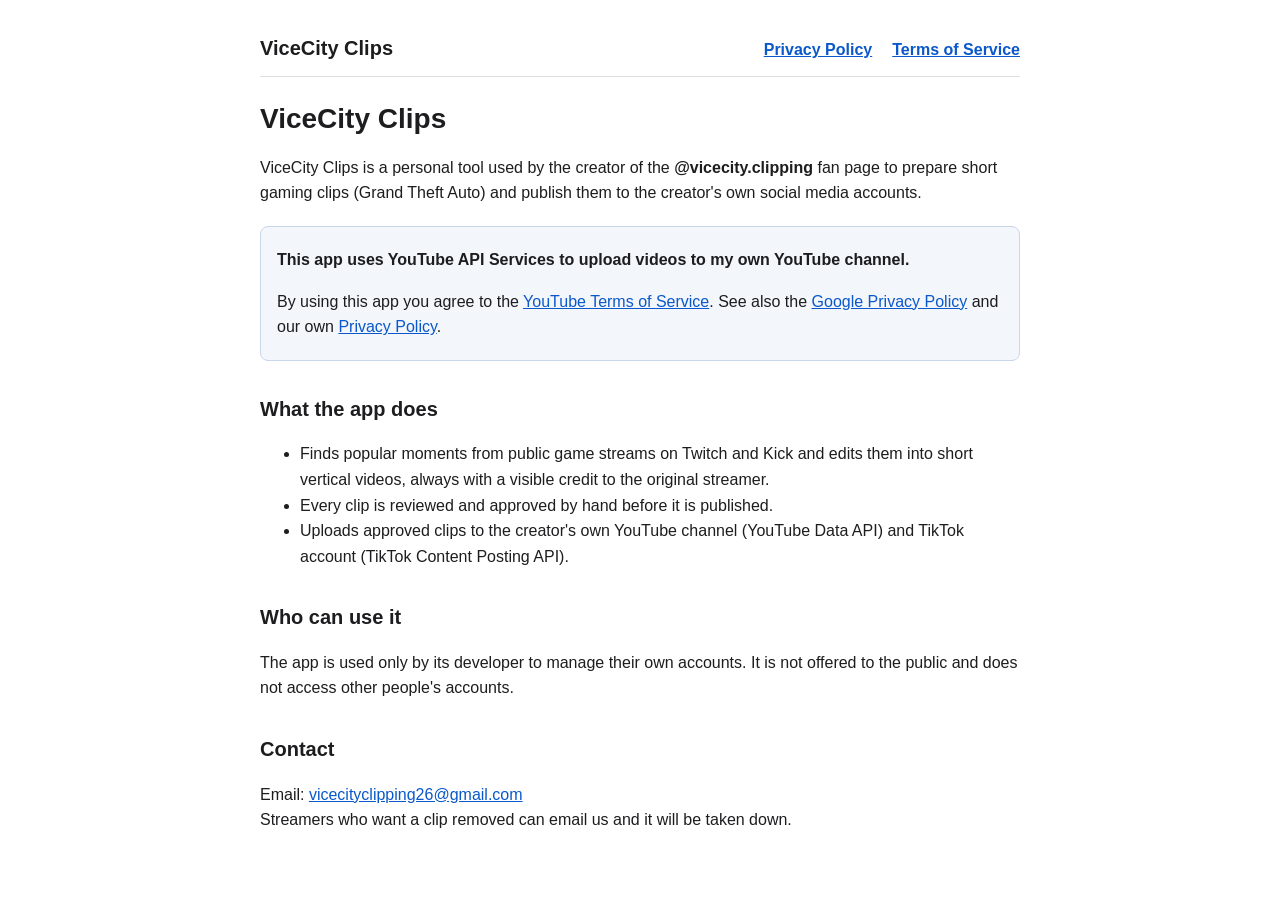
<file: index.html>
<!doctype html>
<html lang="en">
<head>
<meta charset="utf-8">
<meta name="viewport" content="width=device-width, initial-scale=1">
<title>ViceCity Clips</title>
<link rel="stylesheet" href="style.css">
</head>
<body>
<header><strong>ViceCity Clips</strong><a href="privacy.html">Privacy Policy</a><a href="terms.html">Terms of Service</a></header>

<h1>ViceCity Clips</h1>
<p>ViceCity Clips is a personal tool used by the creator of the <b>@vicecity.clipping</b> fan page to prepare short
gaming clips (Grand Theft Auto) and publish them to the creator's own social media accounts.</p>

<div class="notice">
  <p><b>This app uses YouTube API Services to upload videos to my own YouTube channel.</b></p>
  <p>By using this app you agree to the <a href="https://www.youtube.com/t/terms">YouTube Terms of Service</a>.
  See also the <a href="https://policies.google.com/privacy">Google Privacy Policy</a> and our own
  <a href="privacy.html">Privacy Policy</a>.</p>
</div>

<h2>What the app does</h2>
<ul>
  <li>Finds popular moments from public game streams on Twitch and Kick and edits them into short vertical videos,
      always with a visible credit to the original streamer.</li>
  <li>Every clip is reviewed and approved by hand before it is published.</li>
  <li>Uploads approved clips to the creator's own YouTube channel (YouTube Data API) and TikTok account
      (TikTok Content Posting API).</li>
</ul>

<h2>Who can use it</h2>
<p>The app is used only by its developer to manage their own accounts. It is not offered to the public and does not
access other people's accounts.</p>

<h2>Contact</h2>
<p>Email: <a href="mailto:vicecityclipping26@gmail.com">vicecityclipping26@gmail.com</a><br>
Streamers who want a clip removed can email us and it will be taken down.</p>
</body>
</html>
</file>
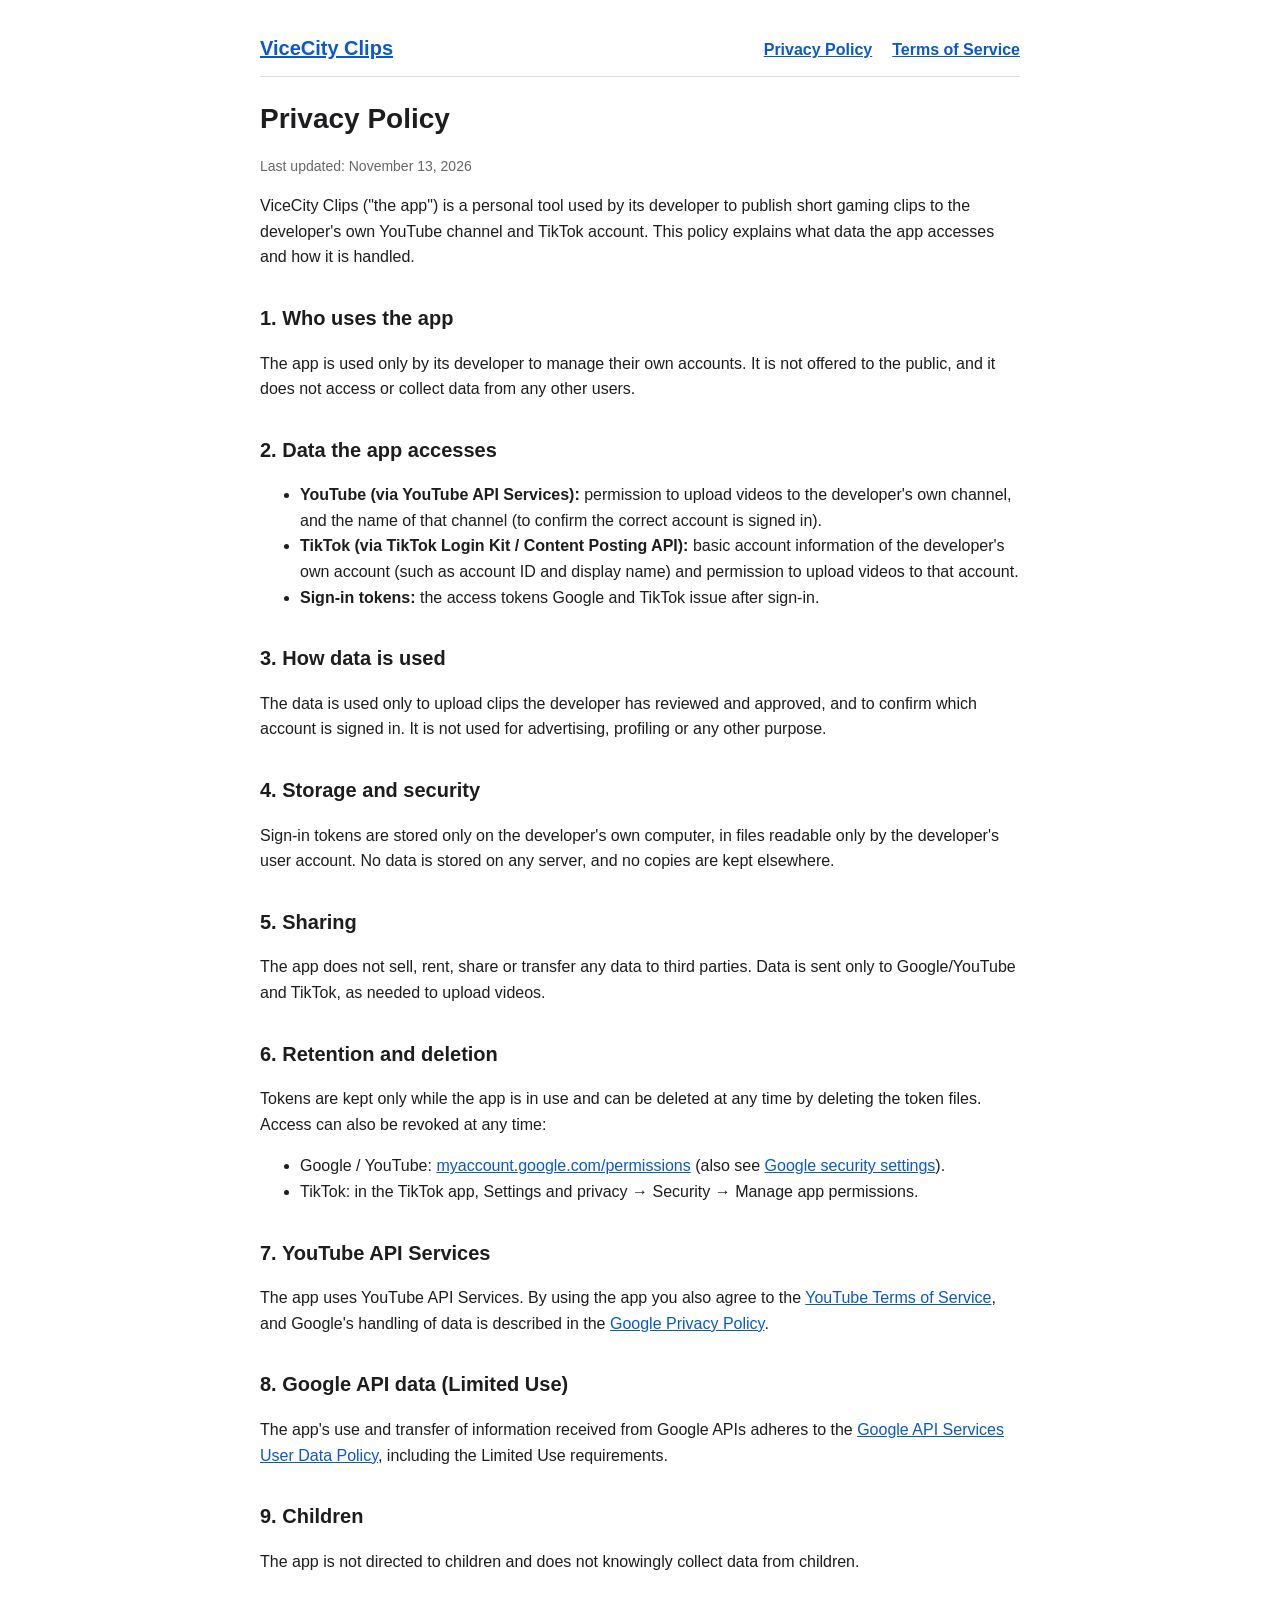
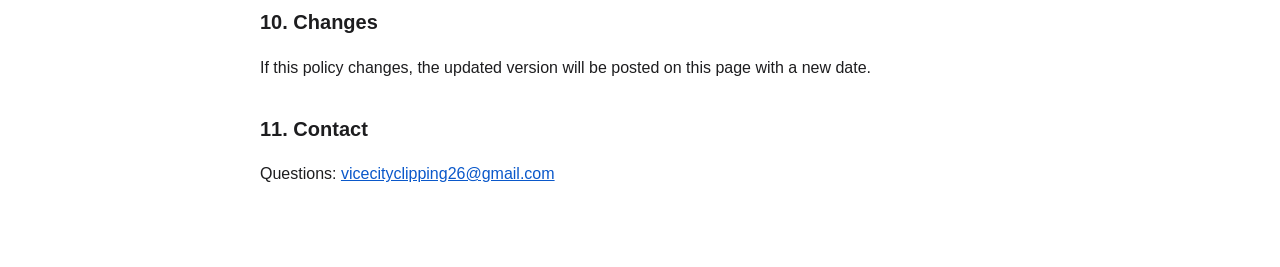
<file: privacy.html>
<!doctype html>
<html lang="en">
<head>
<meta charset="utf-8">
<meta name="viewport" content="width=device-width, initial-scale=1">
<title>Privacy Policy – ViceCity Clips</title>
<link rel="stylesheet" href="style.css">
</head>
<body>
<header><strong><a href="index.html">ViceCity Clips</a></strong><a href="privacy.html">Privacy Policy</a><a href="terms.html">Terms of Service</a></header>

<h1>Privacy Policy</h1>
<p class="muted">Last updated: November 13, 2026</p>

<p>ViceCity Clips ("the app") is a personal tool used by its developer to publish short gaming clips to the
developer's own YouTube channel and TikTok account. This policy explains what data the app accesses and how it is handled.</p>

<h2>1. Who uses the app</h2>
<p>The app is used only by its developer to manage their own accounts. It is not offered to the public, and it does
not access or collect data from any other users.</p>

<h2>2. Data the app accesses</h2>
<ul>
  <li><b>YouTube (via YouTube API Services):</b> permission to upload videos to the developer's own channel, and the
      name of that channel (to confirm the correct account is signed in).</li>
  <li><b>TikTok (via TikTok Login Kit / Content Posting API):</b> basic account information of the developer's own
      account (such as account ID and display name) and permission to upload videos to that account.</li>
  <li><b>Sign-in tokens:</b> the access tokens Google and TikTok issue after sign-in.</li>
</ul>

<h2>3. How data is used</h2>
<p>The data is used only to upload clips the developer has reviewed and approved, and to confirm which account is
signed in. It is not used for advertising, profiling or any other purpose.</p>

<h2>4. Storage and security</h2>
<p>Sign-in tokens are stored only on the developer's own computer, in files readable only by the developer's user
account. No data is stored on any server, and no copies are kept elsewhere.</p>

<h2>5. Sharing</h2>
<p>The app does not sell, rent, share or transfer any data to third parties. Data is sent only to Google/YouTube and
TikTok, as needed to upload videos.</p>

<h2>6. Retention and deletion</h2>
<p>Tokens are kept only while the app is in use and can be deleted at any time by deleting the token files.
Access can also be revoked at any time:</p>
<ul>
  <li>Google / YouTube: <a href="https://myaccount.google.com/permissions">myaccount.google.com/permissions</a>
      (also see <a href="https://security.google.com/settings/security/permissions">Google security settings</a>).</li>
  <li>TikTok: in the TikTok app, Settings and privacy → Security → Manage app permissions.</li>
</ul>

<h2>7. YouTube API Services</h2>
<p>The app uses YouTube API Services. By using the app you also agree to the
<a href="https://www.youtube.com/t/terms">YouTube Terms of Service</a>, and Google's handling of data is described in the
<a href="https://policies.google.com/privacy">Google Privacy Policy</a>.</p>

<h2>8. Google API data (Limited Use)</h2>
<p>The app's use and transfer of information received from Google APIs adheres to the
<a href="https://developers.google.com/terms/api-services-user-data-policy">Google API Services User Data Policy</a>,
including the Limited Use requirements.</p>

<h2>9. Children</h2>
<p>The app is not directed to children and does not knowingly collect data from children.</p>

<h2>10. Changes</h2>
<p>If this policy changes, the updated version will be posted on this page with a new date.</p>

<h2>11. Contact</h2>
<p>Questions: <a href="mailto:vicecityclipping26@gmail.com">vicecityclipping26@gmail.com</a></p>
</body>
</html>
</file>
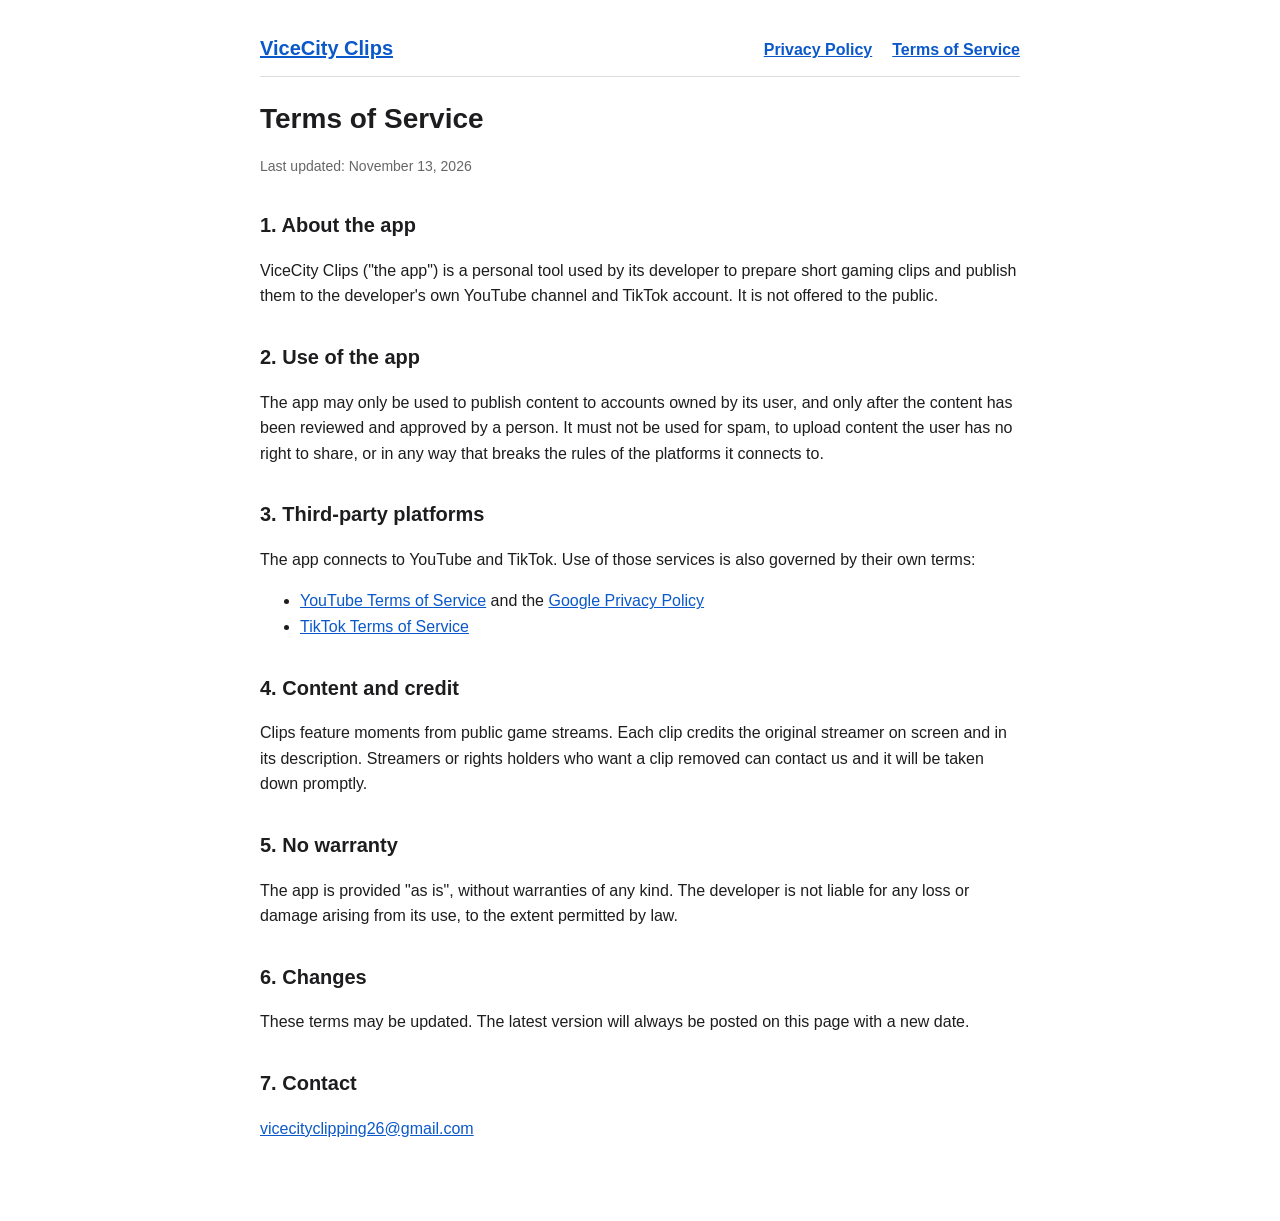
<file: terms.html>
<!doctype html>
<html lang="en">
<head>
<meta charset="utf-8">
<meta name="viewport" content="width=device-width, initial-scale=1">
<title>Terms of Service – ViceCity Clips</title>
<link rel="stylesheet" href="style.css">
</head>
<body>
<header><strong><a href="index.html">ViceCity Clips</a></strong><a href="privacy.html">Privacy Policy</a><a href="terms.html">Terms of Service</a></header>

<h1>Terms of Service</h1>
<p class="muted">Last updated: November 13, 2026</p>

<h2>1. About the app</h2>
<p>ViceCity Clips ("the app") is a personal tool used by its developer to prepare short gaming clips and publish them
to the developer's own YouTube channel and TikTok account. It is not offered to the public.</p>

<h2>2. Use of the app</h2>
<p>The app may only be used to publish content to accounts owned by its user, and only after the content has been
reviewed and approved by a person. It must not be used for spam, to upload content the user has no right to share,
or in any way that breaks the rules of the platforms it connects to.</p>

<h2>3. Third-party platforms</h2>
<p>The app connects to YouTube and TikTok. Use of those services is also governed by their own terms:</p>
<ul>
  <li><a href="https://www.youtube.com/t/terms">YouTube Terms of Service</a> and the
      <a href="https://policies.google.com/privacy">Google Privacy Policy</a></li>
  <li><a href="https://www.tiktok.com/legal/terms-of-service">TikTok Terms of Service</a></li>
</ul>

<h2>4. Content and credit</h2>
<p>Clips feature moments from public game streams. Each clip credits the original streamer on screen and in its
description. Streamers or rights holders who want a clip removed can contact us and it will be taken down promptly.</p>

<h2>5. No warranty</h2>
<p>The app is provided "as is", without warranties of any kind. The developer is not liable for any loss or damage
arising from its use, to the extent permitted by law.</p>

<h2>6. Changes</h2>
<p>These terms may be updated. The latest version will always be posted on this page with a new date.</p>

<h2>7. Contact</h2>
<p><a href="mailto:vicecityclipping26@gmail.com">vicecityclipping26@gmail.com</a></p>
</body>
</html>
</file>
<file: style.css>
body { font: 16px/1.6 -apple-system, "Segoe UI", Roboto, Arial, sans-serif; color: #1d1d1f; background: #fff;
       max-width: 760px; margin: 0 auto; padding: 32px 20px 64px; }
header { display: flex; flex-wrap: wrap; gap: 8px 20px; align-items: baseline; border-bottom: 1px solid #ddd;
         padding-bottom: 12px; margin-bottom: 24px; }
header strong { font-size: 20px; margin-right: auto; }
a { color: #0a58ca; }
h1 { font-size: 28px; line-height: 1.25; }
h2 { font-size: 20px; margin-top: 32px; }
.muted { color: #666; font-size: 14px; }
.notice { background: #f3f6fb; border: 1px solid #c9d6ea; border-radius: 8px; padding: 4px 16px; margin: 20px 0; }
header a { font-weight: 600; }
</file>
